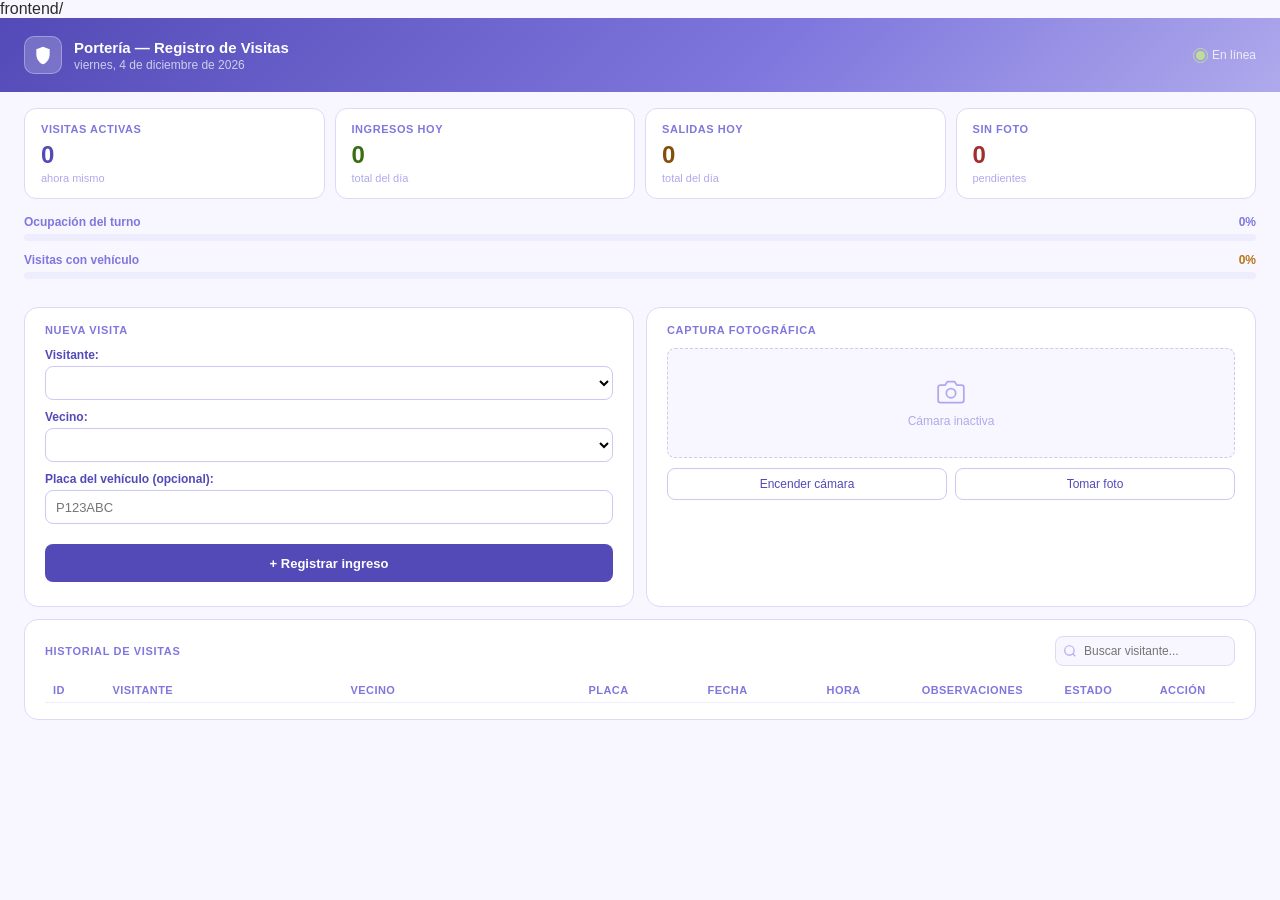
<file: index.html>
frontend/
<!DOCTYPE html>
<html lang="es">
<head>
    <meta charset="UTF-8">
    <title>Registro de Visitas</title>
    <!-- Edicion Mario -->
    <style>

        /*Reset */
        * { box-sizing: border-box; margin: 0; padding: 0; }

        /*Definicion de las animaciones antes de usarlas*/
        @keyframes fadeUp {
            from { opacity: 0; transform: translateY(16px); }
            to   { opacity: 1; transform: translateY(0); }
        }
        @keyframes pulse {
            0%, 100% { opacity: 1; }
            50%       { opacity: 0.35; }
        }
        @keyframes rowIn {
            from { opacity: 0; transform: translateX(18px); }
            to   { opacity: 1; transform: translateX(0); }
        }
        @keyframes ringPing {
            0%   { transform: scale(1);   opacity: 0.8; }
            100% { transform: scale(2.4); opacity: 0; }
        }
        @keyframes barGrow {
            from { width: 0; }
            to   { width: var(--w); }
        }

        /*Estilos generales de la pagina*/
        body {
            font-family: Arial, sans-serif;
            background: #F8F7FF;
            color: #2C2C2A;
        }

        /*Header con gradiente purpura*/
        .header {
            background: linear-gradient(135deg, #534AB7 0%, #7F77DD 60%, #AFA9EC 100%);
            padding: 18px 24px;
            display: flex;
            align-items: center;
            justify-content: space-between;
            animation: fadeUp .5s ease both;
        }
        .header-left {
            display: flex;
            align-items: center;
            gap: 12px;
        }
        .shield {
            width: 38px;
            height: 38px;
            background: rgba(255,255,255,.2);
            border-radius: 10px;
            display: flex;
            align-items: center;
            justify-content: center;
            border: 1px solid rgba(255,255,255,.3);
        }
        .shield svg {
            width: 20px;
            height: 20px;
            fill: white;
        }
        .site-name {
            color: white;
            font-size: 15px;
            font-weight: bold;
        }
        .site-sub {
            color: rgba(255,255,255,.7);
            font-size: 12px;
            margin-top: 2px;
        }

        /*Punto pulsante "en linea"*/
        .live {
            display: flex;
            align-items: center;
            gap: 7px;
        }
        .live-dot {
            width: 9px;
            height: 9px;
            border-radius: 50%;
            background: #C0DD97;
            position: relative;
            animation: pulse 1.8s infinite;
        }
        .live-ring {
            position: absolute;
            inset: -3px;
            border-radius: 50%;
            border: 1.5px solid #C0DD97;
            animation: ringPing 1.8s infinite;
        }
        .live-txt {
            color: rgba(255,255,255,.8);
            font-size: 12px;
        }

        /*Tarjetas de metricas*/
        .metrics {
            display: grid;
            grid-template-columns: repeat(4, 1fr);
            gap: 10px;
            padding: 16px 24px;
            animation: fadeUp .5s ease .1s both;
        }
        .metric {
            background: white;
            border-radius: 12px;
            padding: 14px 16px;
            border: .5px solid #DDD9F9;
        }
        .m-label {
            font-size: 11px;
            color: #7F77DD;
            text-transform: uppercase;
            letter-spacing: .05em;
            margin-bottom: 6px;
            font-weight: bold;
        }
        .m-val {
            font-size: 24px;
            font-weight: bold;
        }
        .mv-purple { color: #534AB7; }
        .mv-green  { color: #3B6D11; }
        .mv-amber  { color: #854F0B; }
        .mv-red    { color: #A32D2D; }
        .m-sub {
            font-size: 11px;
            color: #AFA9EC;
            margin-top: 3px;
        }

        /*La variable --w define hasta donde crece la barra*/
        .bar-seccion {
            padding: 0 24px 16px;
            animation: fadeUp .5s ease .2s both;
        }
        .bar-label {
            display: flex;
            justify-content: space-between;
            font-size: 12px;
            color: #7F77DD;
            margin-bottom: 5px;
            font-weight: bold;
        }
        .bar-track {
            height: 7px;
            background: #EEEDFE;
            border-radius: 4px;
            overflow: hidden;
            margin-bottom: 12px;
        }
        .bar-fill {
            height: 100%;
            border-radius: 4px;
            background: linear-gradient(90deg, #534AB7, #AFA9EC);
            animation: barGrow .9s cubic-bezier(.22,1,.36,1) both;
        }
        .bar-fill.amber {
            background: linear-gradient(90deg, #BA7517, #FAC775);
        }

        /*Grid de dos columnas para formulario y camara*/
        .grid2 {
            display: grid;
            grid-template-columns: 1fr 1fr;
            gap: 12px;
            padding: 0 24px 12px;
            animation: fadeUp .5s ease .3s both;
        }

        /*Clases de CSS para animacion y transiciones*/
        /*Dentro de esto usamos los frames que ya definimos*/
        .card {
            background: white;
            border: .5px solid #DDD9F9;
            border-radius: 14px;
            padding: 1rem 1.25rem;
        }
        .card-title {
            font-size: 11px;
            font-weight: bold;
            color: #7F77DD;
            text-transform: uppercase;
            letter-spacing: .06em;
            margin-bottom: 12px;
        }

        /*Campos del formulario*/
        .field { margin-bottom: 10px; }
        .field label {
            font-size: 12px;
            color: #534AB7;
            display: block;
            margin-bottom: 4px;
            font-weight: bold;
        }
        .field select,
        .field input[type="text"] {
            width: 100%;
            height: 34px;
            border: .5px solid #CCC9F4;
            border-radius: 8px;
            padding: 0 10px;
            font-size: 13px;
            background: white;
            outline: none;
            transition: border-color .2s, box-shadow .2s;
        }
        .field select:focus,
        .field input[type="text"]:focus {
            border-color: #534AB7;
            box-shadow: 0 0 0 3px rgba(83,74,183,.15);
        }

        /*Debemos colocar la transicion en el elemento base*/
        .btn-reg {
            width: 100%;
            height: 38px;
            background: #534AB7;
            color: white;
            border: none;
            border-radius: 8px;
            font-size: 13px;
            font-weight: bold;
            cursor: pointer;
            margin-top: 10px;
            transition: transform .15s, background .2s;
        }
        .btn-reg:hover  { background: #7F77DD; transform: translateY(-1px); }
        .btn-reg:active { transform: scale(.98); }

        /*Caja de vista previa de la camara*/
        .cam-box {
            background: #F8F7FF;
            border: .5px dashed #CCC9F4;
            border-radius: 8px;
            height: 110px;
            display: flex;
            flex-direction: column;
            align-items: center;
            justify-content: center;
            gap: 8px;
            margin-bottom: 10px;
            transition: border-color .2s;
        }
        .cam-box:hover { border-color: #534AB7; }
        .cam-box svg {
            width: 28px;
            height: 28px;
            stroke: #AFA9EC;
            fill: none;
            stroke-width: 1.5;
        }
        .cam-box span { font-size: 12px; color: #AFA9EC; }

        .btn-row { display: flex; gap: 8px; }
        .btn-sm {
            flex: 1;
            height: 32px;
            border: .5px solid #CCC9F4;
            border-radius: 8px;
            font-size: 12px;
            color: #534AB7;
            background: transparent;
            cursor: pointer;
            transition: background .2s, border-color .2s;
        }
        .btn-sm:hover { background: #EEEDFE; border-color: #534AB7; }

        /*Tarjeta del historial*/
        .hist-card {
            background: white;
            border: .5px solid #DDD9F9;
            border-radius: 14px;
            padding: 1rem 1.25rem;
            margin: 0 24px 24px;
            animation: fadeUp .5s ease .45s both;
        }
        .hist-head {
            display: flex;
            justify-content: space-between;
            align-items: center;
            margin-bottom: 12px;
        }
        .search-wrap { position: relative; width: 180px; }
        .search-wrap input {
            width: 100%;
            height: 30px;
            border: .5px solid #DDD9F9;
            border-radius: 8px;
            padding: 0 10px 0 28px;
            font-size: 12px;
            background: #F8F7FF;
            outline: none;
            transition: border-color .2s;
        }
        .search-wrap input:focus { border-color: #534AB7; }
        .search-ico {
            position: absolute;
            left: 8px;
            top: 50%;
            transform: translateY(-50%);
            width: 14px;
            height: 14px;
            stroke: #AFA9EC;
            fill: none;
            stroke-width: 2;
        }

        /*Tabla del historial*/
        table {
            width: 100%;
            border-collapse: collapse;
            table-layout: fixed;
        }
        th {
            font-size: 11px;
            color: #7F77DD;
            font-weight: bold;
            text-align: left;
            padding: 6px 8px;
            border-bottom: .5px solid #EEEDFE;
            text-transform: uppercase;
            letter-spacing: .04em;
        }
        td {
            font-size: 13px;
            padding: 10px 8px;
            border-bottom: .5px solid #F4F3FE;
            transition: background .2s;
        }
        tr:hover td { background: #F8F7FF; }

        /*Avatar con iniciales*/
        .av {
            width: 26px;
            height: 26px;
            border-radius: 50%;
            display: inline-flex;
            align-items: center;
            justify-content: center;
            font-size: 10px;
            font-weight: bold;
            margin-right: 6px;
            vertical-align: middle;
            background: #EEEDFE;
            color: #534AB7;
        }

        /*Badges de estado activa / finalizada*/
        .badge {
            display: inline-flex;
            align-items: center;
            gap: 4px;
            padding: 2px 8px;
            border-radius: 999px;
            font-size: 11px;
            font-weight: bold;
        }
        .badge-on  { background: #EAF3DE; color: #27500A; }
        .badge-off { background: #F4F3FE; color: #7F77DD; }
        .bdot {
            width: 6px;
            height: 6px;
            border-radius: 50%;
        }
        .bdot-on  { background: #639922; animation: pulse 2s infinite; }
        .bdot-off { background: #AFA9EC; }

        /*Boton de salida*/
        .btn-salida {
            padding: 3px 10px;
            background: transparent;
            border: .5px solid #A32D2D;
            border-radius: 6px;
            font-size: 11px;
            color: #A32D2D;
            cursor: pointer;
            transition: background .2s;
        }
        .btn-salida:hover { background: #FCEBEB; }

        .placa { font-family: monospace; font-size: 12px; }
        .muted  { color: #AFA9EC; font-size: 12px; }

        #mensaje {
            font-size: 13px;
            color: #3B6D11;
            margin-top: 8px;
        }

        video, canvas {
            display: block;
            margin: 10px 0;
            border-radius: 8px;
            border: .5px solid #DDD9F9;
        }

        /*Debemos colocar Toast oculto para que "show" lo muestre*/
        .toast {
            position: fixed;
            bottom: 24px;
            right: 24px;
            background: linear-gradient(90deg, #534AB7, #7F77DD);
            color: white;
            padding: 10px 18px;
            border-radius: 8px;
            font-size: 14px;
            opacity: 0;
            transform: translateY(10px);
            transition: opacity .3s, transform .3s;
            pointer-events: none;
        }
        .toast.show { opacity: 1; transform: translateY(0); }

    </style>
</head>
<body>

    <!--Aqui usamos las clases que ya definimos dentro de style-->

    <!-- Header con escudo y punto en linea -->
    <div class="header">
        <div class="header-left">
            <div class="shield">
                <svg viewBox="0 0 24 24"><path d="M12 2L4 5v6c0 5.5 3.5 10.7 8 12 4.5-1.3 8-6.5 8-12V5l-8-3z"/></svg>
            </div>
            <div>
                <div class="site-name">Portería — Registro de Visitas</div>
                <div class="site-sub" id="fecha-turno">Cargando turno...</div>
            </div>
        </div>
        <div class="live">
            <div class="live-dot"><div class="live-ring"></div></div>
            <span class="live-txt">En línea</span>
        </div>
    </div>

    <!-- Tarjetas de metricas -->
    <div class="metrics">
        <div class="metric">
            <div class="m-label">Visitas activas</div>
            <div class="m-val mv-purple" id="cnt-activas">0</div>
            <div class="m-sub">ahora mismo</div>
        </div>
        <div class="metric">
            <div class="m-label">Ingresos hoy</div>
            <div class="m-val mv-green" id="cnt-ingresos">0</div>
            <div class="m-sub">total del día</div>
        </div>
        <div class="metric">
            <div class="m-label">Salidas hoy</div>
            <div class="m-val mv-amber" id="cnt-salidas">0</div>
            <div class="m-sub">total del día</div>
        </div>
        <div class="metric">
            <div class="m-label">Sin foto</div>
            <div class="m-val mv-red" id="cnt-sinfoto">0</div>
            <div class="m-sub">pendientes</div>
        </div>
    </div>

    <!-- Barras de progreso animadas -->
    <!-- La variable --w define hasta donde crece la barra -->
    <div class="bar-seccion">
        <div class="bar-label"><span>Ocupación del turno</span><span id="pct-ocupacion">0%</span></div>
        <div class="bar-track"><div class="bar-fill" id="bar-ocupacion" style="--w:0%"></div></div>
        <div class="bar-label"><span>Visitas con vehículo</span><span id="pct-vehiculos" style="color:#BA7517">0%</span></div>
        <div class="bar-track"><div class="bar-fill amber" id="bar-vehiculos" style="--w:0%"></div></div>
    </div>

    <!-- Grid: formulario y camara lado a lado -->
    <div class="grid2">

        <!-- Card 1: formulario de registro -->
        <div class="card">
            <div class="card-title">Nueva visita</div>

            <div class="field">
                <label>Visitante:</label>
                <select id="visitante"></select>
            </div>
            <div class="field">
                <label>Vecino:</label>
                <select id="vecino"></select>
            </div>
            <div class="field">
                <label>Placa del vehículo (opcional):</label>
                <input type="text" id="placa" placeholder="P123ABC">
            </div>

            <button class="btn-reg" onclick="registrarVisita()">+ Registrar ingreso</button>
            <p id="mensaje"></p>
        </div>

        <!-- Card 2: camara -->
        <div class="card">
            <div class="card-title">Captura fotográfica</div>
            <div class="cam-box" id="cam-box">
                <svg viewBox="0 0 24 24"><path d="M23 19a2 2 0 01-2 2H3a2 2 0 01-2-2V8a2 2 0 012-2h4l2-3h6l2 3h4a2 2 0 012 2z"/><circle cx="12" cy="13" r="4"/></svg>
                <span id="cam-txt">Cámara inactiva</span>
            </div>
            <video id="video" width="100%" height="160" autoplay style="display:none"></video>
            <div class="btn-row">
                <button class="btn-sm" onclick="iniciarCamara()">Encender cámara</button>
                <button class="btn-sm" onclick="tomarFoto()">Tomar foto</button>
            </div>
            <canvas id="canvas" width="320" height="240" style="display:none"></canvas>
        </div>

    </div>

    <!-- Card 3: historial -->
    <div class="hist-card">
        <div class="hist-head">
            <div class="card-title" style="margin-bottom:0">Historial de visitas</div>
            <div class="search-wrap">
                <svg class="search-ico" viewBox="0 0 24 24"><circle cx="11" cy="11" r="8"/><path d="m21 21-4.35-4.35"/></svg>
                <input type="text" id="buscador" placeholder="Buscar visitante..." oninput="filtrarTabla()"/>
            </div>
        </div>
        <table>
            <thead>
                <tr>
                    <th style="width:5%">ID</th>
                    <th style="width:20%">Visitante</th>
                    <th style="width:20%">Vecino</th>
                    <th style="width:10%">Placa</th>
                    <th style="width:10%">Fecha</th>
                    <th style="width:8%">Hora</th>
                    <th style="width:12%">Observaciones</th>
                    <th style="width:8%">Estado</th>
                    <th style="width:7%">Acción</th>
                </tr>
            </thead>
            <tbody id="tablaVisitas"></tbody>
        </table>
    </div>

    <!--El toast existe en el HTML pero empieza invisible hasta que JS lo muestre-->
    <div id="toast" class="toast">Visita registrada correctamente</div>

<script>
    const API = "http://127.0.0.1:8000";

    let mapaVisitantes = {};
    let mapaVecinos = {};
    let mapaViviendasVecino = {};
    let imagenBase64 = "";
    let todasLasVisitas = [];

    // Mostrar fecha y turno en el header
    function mostrarFecha() {
        const ahora = new Date();
        const opciones = { weekday: 'long', year: 'numeric', month: 'long', day: 'numeric' };
        const fecha = ahora.toLocaleDateString('es-ES', opciones);
        document.getElementById('fecha-turno').textContent = fecha;
    }

    // Actualizar las metricas con animacion
    function actualizarMetricas(visitas) {
        const activas   = visitas.filter(v => v.estado_visita === 'activa').length;
        const total     = visitas.length;
        const salidas   = visitas.filter(v => v.estado_visita !== 'activa').length;
        const sinFoto   = visitas.filter(v => !v.foto).length;
        const conPlaca  = visitas.filter(v => v.placa).length;

        animarNumero('cnt-activas',  activas);
        animarNumero('cnt-ingresos', total);
        animarNumero('cnt-salidas',  salidas);
        animarNumero('cnt-sinfoto',  sinFoto);

        // Barras de progreso
        const pctOcup = total > 0 ? Math.round((activas / total) * 100) : 0;
        const pctVeh  = total > 0 ? Math.round((conPlaca / total) * 100) : 0;

        document.getElementById('pct-ocupacion').textContent = pctOcup + '%';
        document.getElementById('pct-vehiculos').textContent = pctVeh + '%';
        document.getElementById('bar-ocupacion').style.setProperty('--w', pctOcup + '%');
        document.getElementById('bar-vehiculos').style.setProperty('--w', pctVeh + '%');
    }

    // Animacion de numero que cambia con zoom
    function animarNumero(id, nuevoValor) {
        const el = document.getElementById(id);
        el.style.transition = 'transform .2s, opacity .2s';
        el.style.transform  = 'scale(1.3)';
        el.style.opacity    = '0.3';
        setTimeout(() => {
            el.textContent      = nuevoValor;
            el.style.transform  = 'scale(1)';
            el.style.opacity    = '1';
        }, 200); // espera 200ms para el efecto
    }

    // Cargar datos
    async function cargarVisitantes() {
        let res  = await fetch(API + "/visitantes");
        let data = await res.json();
        let select = document.getElementById("visitante");
        select.innerHTML = "";
        data.forEach(v => {
            mapaVisitantes[v.id_visitante] = v.nombres + " " + v.apellidos;
            let option = document.createElement("option");
            option.value       = v.id_visitante;
            option.textContent = v.nombres + " " + v.apellidos;
            select.appendChild(option);
        });
    }

    async function cargarVecinos() {
        let res  = await fetch(API + "/vecinos");
        let data = await res.json();
        let select = document.getElementById("vecino");
        select.innerHTML = "";
        data.forEach(v => {
            mapaVecinos[v.id_vecino]          = v.nombres + " " + v.apellidos;
            mapaViviendasVecino[v.id_vecino]  = v.id_vivienda;
            let option = document.createElement("option");
            option.value       = v.id_vecino;
            option.textContent = v.nombres + " " + v.apellidos;
            select.appendChild(option);
        });
    }

    async function cargarVisitas() {
        let res  = await fetch(API + "/visitas");
        let data = await res.json();
        todasLasVisitas = data;
        actualizarMetricas(data);
        renderTabla(data);
    }

    // Dibuja las filas con animacion escalonada rowIn
    function renderTabla(data) {
        const tbody = document.getElementById('tablaVisitas'); // declaramos donde insertar filas
        tbody.innerHTML = "";
        data.forEach((v, indice) => {
            const nombreVisitante = mapaVisitantes[v.id_visitante] || '';
            const iniciales = nombreVisitante.split(' ').map(n => n[0]).join('').toUpperCase().slice(0, 2);

            const fila = document.createElement('tr');
            fila.style.animation      = 'rowIn .4s ease both';
            fila.style.animationDelay = (indice * 0.08) + 's'; // escalonado
            fila.innerHTML = `
                <td class="muted">${v.id_visita}</td>
                <td><span class="av">${iniciales}</span>${nombreVisitante}</td>
                <td class="muted">${mapaVecinos[v.id_vecino] || ''}</td>
                <td class="${v.placa ? 'placa' : 'muted'}">${v.placa || '—'}</td>
                <td class="muted">${v.fecha_ingreso}</td>
                <td class="muted">${v.hora_ingreso}</td>
                <td class="muted">${v.observaciones || ''}</td>
                <td>
                    <span class="badge ${v.estado_visita === 'activa' ? 'badge-on' : 'badge-off'}">
                        <span class="bdot ${v.estado_visita === 'activa' ? 'bdot-on' : 'bdot-off'}"></span>
                        ${v.estado_visita === 'activa' ? 'Activa' : 'Finalizada'}
                    </span>
                </td>
                <td>
                    ${v.estado_visita === 'activa'
                        ? `<button class="btn-salida" onclick="registrarSalida(${v.id_visita})">Salida</button>`
                        : '<span class="muted">—</span>'}
                </td>
            `;
            tbody.appendChild(fila);
        });
    }

    // Filtrar tabla con el buscador
    function filtrarTabla() {
        const q = document.getElementById('buscador').value.toLowerCase();
        const filtradas = todasLasVisitas.filter(v => {
            const nombre = (mapaVisitantes[v.id_visitante] || '').toLowerCase();
            const vecino = (mapaVecinos[v.id_vecino] || '').toLowerCase();
            return nombre.includes(q) || vecino.includes(q);
        });
        renderTabla(filtradas);
    }

    async function registrarVisita() {
        let visitante = document.getElementById("visitante").value;
        let vecino    = document.getElementById("vecino").value;
        let vivienda  = mapaViviendasVecino[vecino];
        let placa     = document.getElementById("placa").value;

        let res = await fetch(API + "/visitas", {
            method: "POST",
            headers: {"Content-Type": "application/json"},
            body: JSON.stringify({
                id_visitante:      parseInt(visitante),
                id_vecino:         parseInt(vecino),
                id_vivienda:       parseInt(vivienda),
                id_usuario_agente: 1,
                tipo_ingreso:      "normal",
                observaciones:     "Registrado desde web",
                foto:              imagenBase64,
                placa:             placa
            })
        });

        let data = await res.json();
        document.getElementById("mensaje").textContent = data.mensaje;

        // Toast: se agrega aqui, despues de recibir respuesta
        const toast = document.getElementById('toast');
        toast.classList.add('show'); // hace visible el toast
        setTimeout(() => { toast.classList.remove('show'); }, 2500); // lo oculta 2.5s despues

        document.getElementById("placa").value = "";
        imagenBase64 = "";
        cargarVisitas();
    }

    async function registrarSalida(id) {
        await fetch(API + "/visitas/" + id + "/salida", { method: "PUT" });
        cargarVisitas();
    }

    async function iniciarCamara() {
        let stream = await navigator.mediaDevices.getUserMedia({ video: true });
        const video  = document.getElementById("video");
        const camBox = document.getElementById("cam-box");
        video.srcObject = stream;
        video.style.display = "block";
        camBox.style.display = "none";
        document.getElementById("cam-txt").textContent = "Cámara activa";
    }

    function tomarFoto() {
        let video  = document.getElementById("video");
        let canvas = document.getElementById("canvas");
        let ctx    = canvas.getContext("2d");
        ctx.drawImage(video, 0, 0, 320, 240);
        imagenBase64 = canvas.toDataURL("image/png");
        document.getElementById("cam-txt").textContent = "Foto capturada";
    }

    async function iniciar() {
        mostrarFecha();
        await cargarVisitantes();
        await cargarVecinos();
        await cargarVisitas();
    }

    iniciar();
</script>

</body>
</html>
</file>
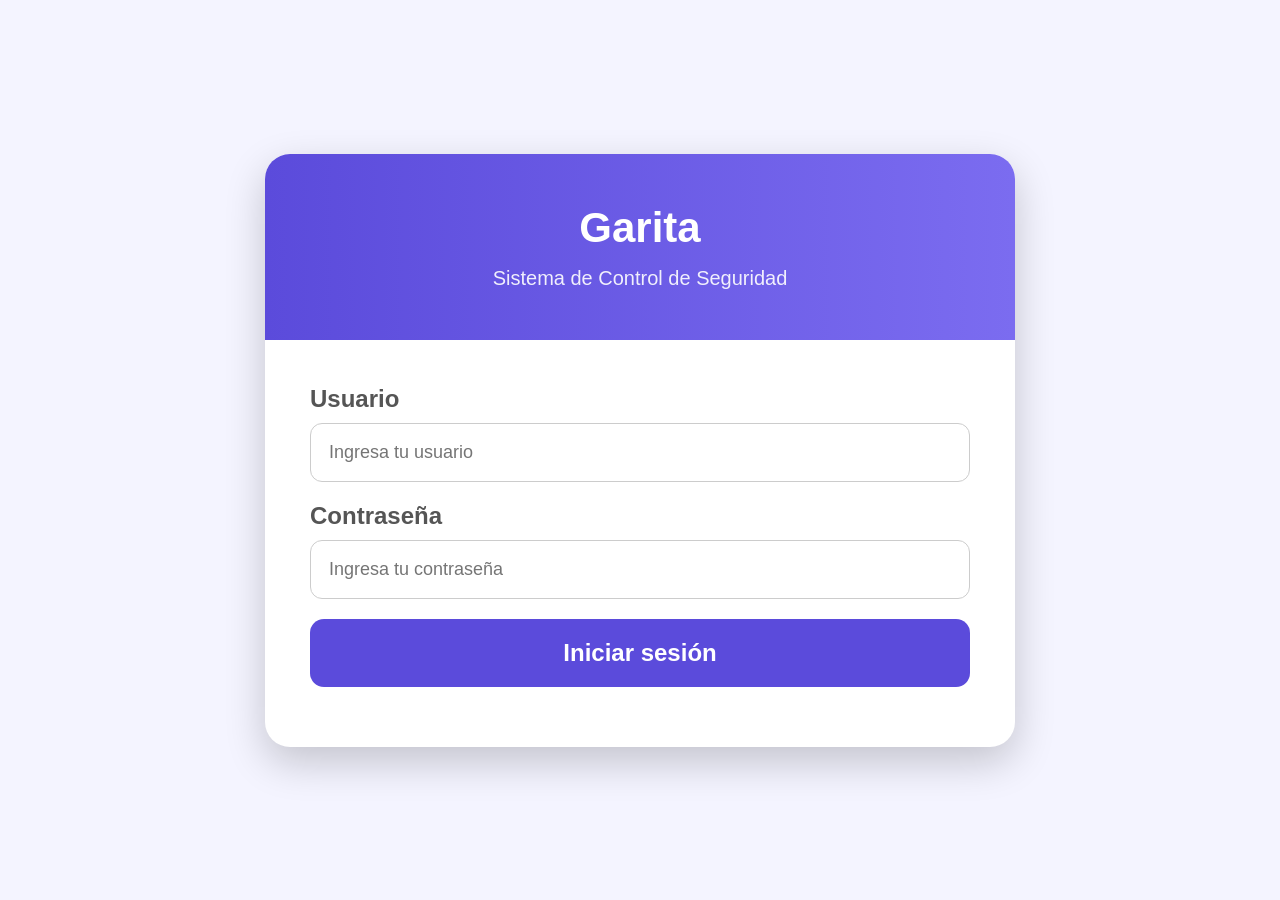
<file: frontend/admin_vecinos.html>
<!DOCTYPE html>
<html lang="es">

<head>
    <!-- Configuración básica de la página -->
    <meta charset="UTF-8">
    <title>Admin Vecinos</title>

    <!-- Archivo de estilos -->
    <link rel="stylesheet" href="css/admin_vecinos.css">
</head>

<body>

    <!-- Contenedor principal -->
    <main class="contenedor">

        <!-- Encabezado del panel -->
        <header class="encabezado">
            <h1>Panel Administrativo - Vecinos</h1>

            <!-- Botón para regresar al inicio -->
            <a href="index.html" class="btn-volver">
                Volver
            </a>
        </header>

        <!-- Sección de búsqueda y botón nuevo -->
        <section class="acciones">

            <!-- Buscador de vecinos -->
            <input
                type="text"
                id="buscarVecino"
                placeholder="Buscar vecino..."
            >

            <!-- Botón para abrir modal de nuevo vecino -->
            <button
                type="button"
                class="btn-nuevo"
                onclick="abrirModalNuevo()"
            >
                + Nuevo vecino
            </button>

        </section>

        <!-- Contenedor de la tabla -->
        <section class="tabla-contenedor">

            <!-- Tabla donde se muestran los vecinos -->
            <table>
                <thead>
                    <tr>
                        <th>ID</th>
                        <th>Nombre</th>
                        <th>Vivienda</th>
                        <th>Codigo</th>
                        <th>Telefono</th>
                        <th>Correo</th>
                        <th>Estado</th>
                        <th>Acciones</th>
                    </tr>
                </thead>

                <!-- Aquí se cargan los vecinos desde JavaScript -->
                <tbody id="tablaVecinos"></tbody>
            </table>

        </section>

    </main>

    <!-- Modal para editar vecino -->
    <div id="modalEditar" class="modal">

        <div class="modal-contenido">

            <h2>Editar vecino</h2>

            <!-- Formulario para editar vecino -->
            <form id="formEditarVecino">

                <!-- ID oculto del vecino -->
                <input type="hidden" id="editIdVecino">

                <!-- Selección de vivienda -->
                <label>Vivienda</label>
                <select id="editIdVivienda" required>
                    <option value="" disabled selected>Seleccione una vivienda</option>
                </select>

                <!-- Datos del vecino -->
                <label>Nombres</label>
                <input type="text" id="editNombres" required>

                <label>Apellidos</label>
                <input type="text" id="editApellidos" required>

                <label>DPI</label>
                <input type="text" id="editDpi">

                <label>Telefono</label>
                <input type="text" id="editTelefono">

                <label>Correo</label>
                <input type="email" id="editCorreo" required>

                <!-- Estado del vecino -->
                <label>Estado</label>
                <select id="editEstado">
                    <option value="true">Activo</option>
                    <option value="false">Inactivo</option>
                </select>

                <!-- Botones del modal -->
                <div class="modal-botones">

                    <button type="submit" class="btn-guardar">
                        Guardar
                    </button>

                    <button type="button" class="btn-cancelar" onclick="cerrarModalEditar()">
                        Cancelar
                    </button>

                </div>

            </form>

        </div>

    </div>

    <!-- Modal para crear nuevo vecino -->
    <div id="modalNuevo" class="modal">

        <div class="modal-contenido">

            <h2>Nuevo vecino</h2>

            <!-- Formulario para registrar vecino -->
            <form id="formNuevoVecino">

                <!-- Selección de vivienda -->
                <label>Vivienda</label>
                <select id="nuevoIdVivienda" required>
                    <option value="" disabled selected>Seleccione una vivienda</option>
                </select>

                <!-- Datos del nuevo vecino -->
                <label>Nombres</label>
                <input type="text" id="nuevoNombres" required>

                <label>Apellidos</label>
                <input type="text" id="nuevoApellidos" required>

                <label>DPI</label>
                <input type="text" id="nuevoDpi">

                <label>Telefono</label>
                <input type="text" id="nuevoTelefono">

                <label>Correo</label>
                <input type="email" id="nuevoCorreo" required>

                <!-- Botones del modal -->
                <div class="modal-botones">

                    <button type="submit" class="btn-guardar">
                        Guardar
                    </button>

                    <button type="button" class="btn-cancelar" onclick="cerrarModalNuevo()">
                        Cancelar
                    </button>

                </div>

            </form>

        </div>

    </div>

    <script src="js/config.js"></script>
    <script src="js/auth.js"></script>
    <script>
        validarRol(["Administrador"]);
    </script>    
    <script src="js/admin_vecinos.js"></script>
</body>
</html>
</file>
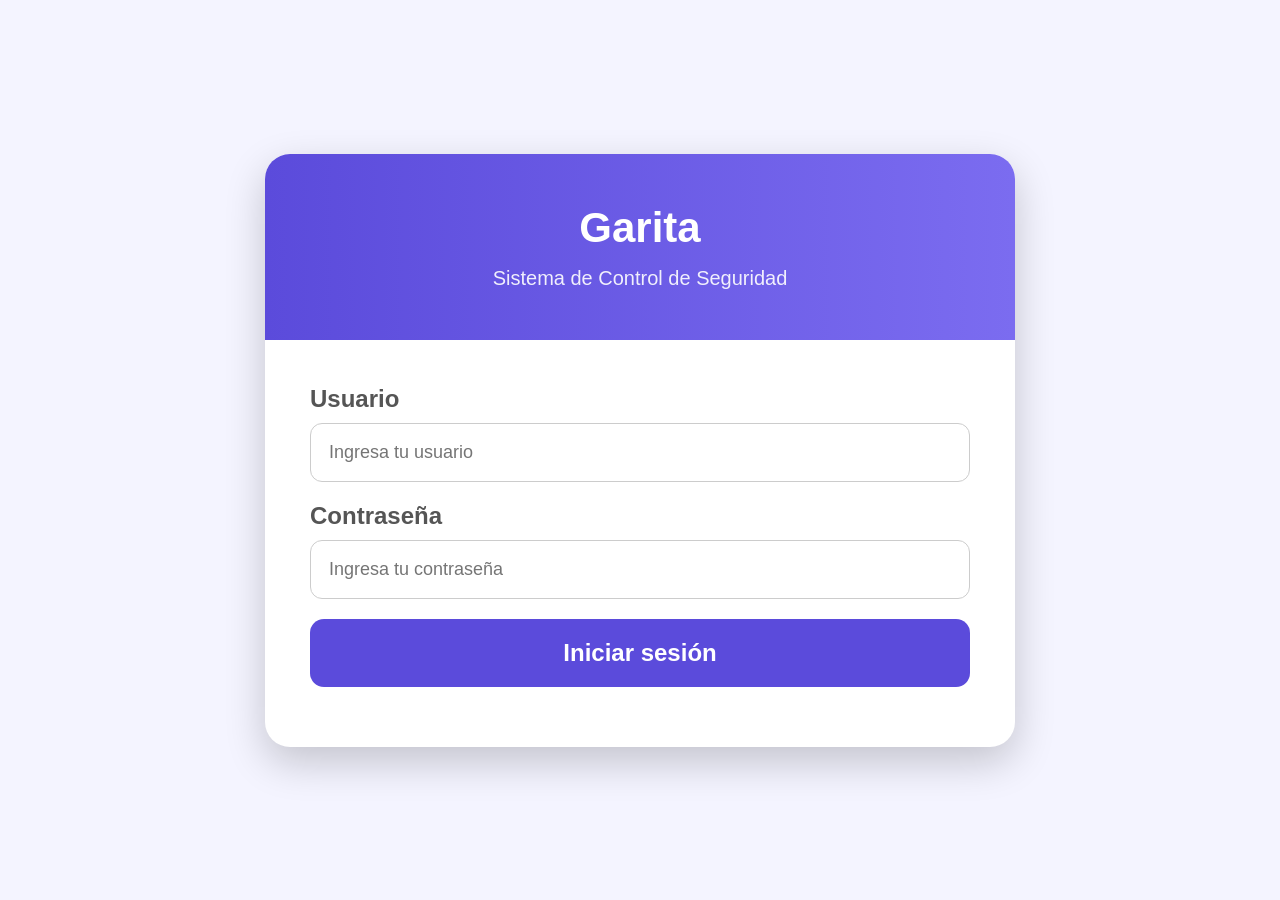
<file: frontend/admin_visitantes.html>
<!DOCTYPE html>
<html lang="es">

<head>
    <!-- configuracion -->
    <meta charset="UTF-8">

    <meta name="viewport" content="width=device-width, initial-scale=1.0">

    <title>Admin Visitantes</title>

    <!-- estilos -->
    <link rel="stylesheet" href="css/admin_visitantes.css">
</head>

<body>

    <!-- contenedor -->
    <main class="contenedor">

        <!-- encabezado -->
        <header class="encabezado">

            <h1>Panel Administrativo - Visitantes</h1>

            <a href="index.html" class="btn-volver">
                Volver
            </a>

        </header>

        <!-- acciones -->
        <section class="acciones">

            <input
                type="text"
                id="buscarVisitante"
                placeholder="Buscar visitante..."
            >

            <button
                type="button"
                class="btn-nuevo"
                onclick="abrirModalNuevo()"
            >
                + Nuevo visitante
            </button>

        </section>

        <!-- tabla -->
        <section class="tabla-contenedor">

            <table>

                <thead>
                    <tr>
                        <th>ID</th>
                        <th>Nombres</th>
                        <th>Apellidos</th>
                        <th>DPI/Licencia</th>
                        <th>Acciones</th>
                    </tr>
                </thead>

                <tbody id="tablaVisitantes">
                </tbody>

            </table>

        </section>

    </main>

    <!-- modal editar -->
    <div id="modalEditar" class="modal">

        <div class="modal-contenido">

            <h2>Editar visitante</h2>

            <form id="formEditarVisitante">

                <input type="hidden" id="editIdVisitante">

                <label for="editNombres">Nombres</label>
                <input type="text" id="editNombres" required>

                <label for="editApellidos">Apellidos</label>
                <input type="text" id="editApellidos" required>

                <label for="editDpiLicencia">DPI o licencia</label>
                <input
                    type="text"
                    id="editDpiLicencia"
                    placeholder="Ejemplo: 1234567890101"
                >

                <div class="modal-botones">

                    <button type="submit" class="btn-guardar">
                        Guardar
                    </button>

                    <button type="button" class="btn-cancelar" onclick="cerrarModalEditar()">
                        Cancelar
                    </button>

                </div>

            </form>

        </div>

    </div>

    <!-- modal nuevo -->
    <div id="modalNuevo" class="modal">

        <div class="modal-contenido">

            <h2>Nuevo visitante</h2>

            <form id="formNuevoVisitante">

                <label for="nuevoNombres">Nombres</label>
                <input type="text" id="nuevoNombres" required>

                <label for="nuevoApellidos">Apellidos</label>
                <input type="text" id="nuevoApellidos" required>

                <label for="nuevoDpiLicencia">DPI o licencia</label>
                <input
                    type="text"
                    id="nuevoDpiLicencia"
                    placeholder="Ejemplo: 1234567890101"
                >

                <div class="modal-botones">

                    <button type="submit" class="btn-guardar">
                        Guardar
                    </button>

                    <button type="button" class="btn-cancelar" onclick="cerrarModalNuevo()">
                        Cancelar
                    </button>

                </div>

            </form>

        </div>

    </div>

    <!-- js -->
    <script src="js/config.js"></script>
    <script src="js/auth.js"></script>

    <script>
        validarRol(["Administrador"]);
    </script>

    <script src="js/admin_visitantes.js"></script>

</body>

</html>
</file>
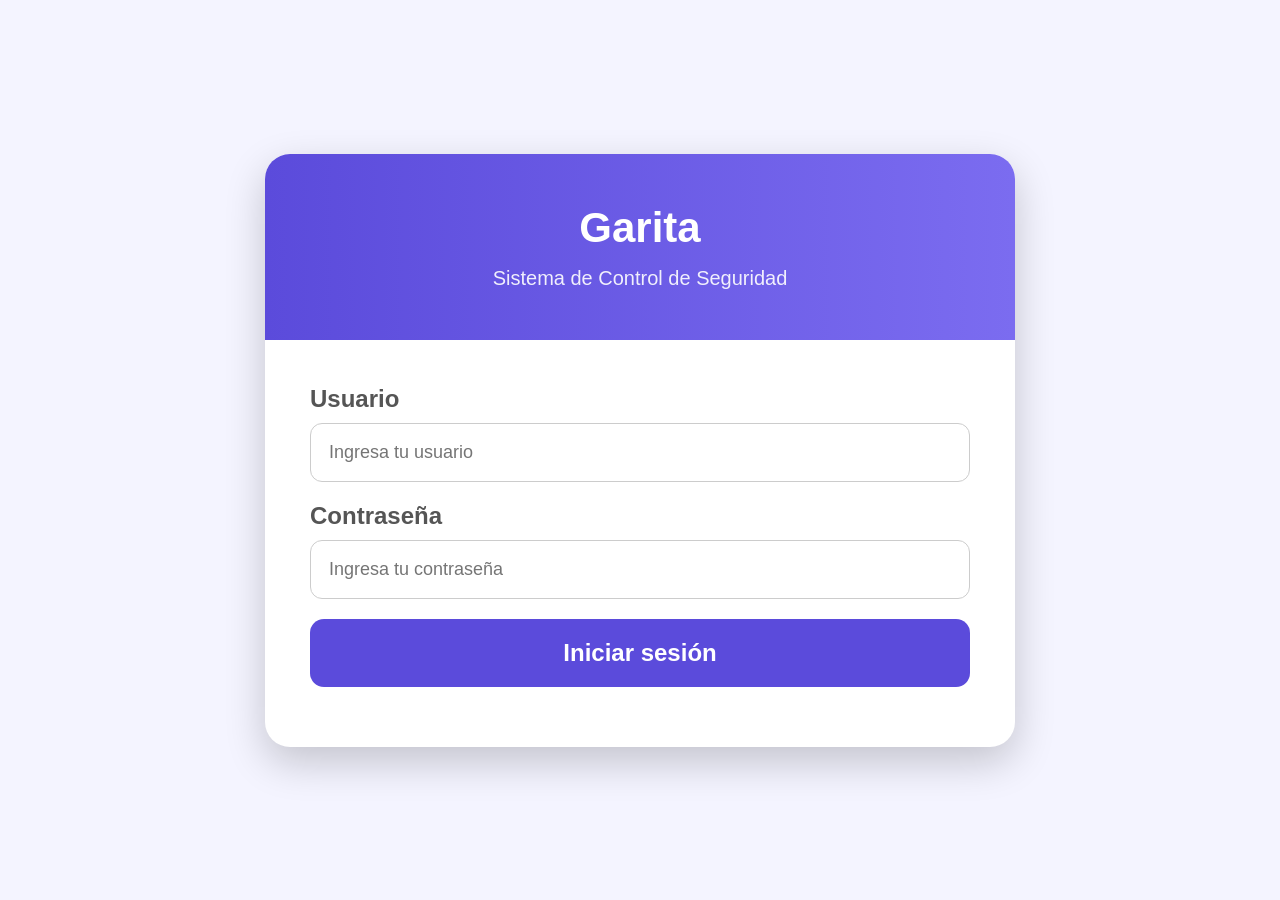
<file: frontend/admin_viviendas.html>
<!-- Panel administrativo para CRUD de viviendas -->
<!DOCTYPE html>
<html lang="es">

<head>
    <meta charset="UTF-8">

    <meta name="viewport" content="width=device-width, initial-scale=1.0">

    <title>Admin Viviendas - Garita</title>

    <link rel="stylesheet" href="css/admin_viviendas.css">
</head>

<body>

    <main class="contenedor">

        <section class="encabezado">

            <div>
                <h1>Administración de Viviendas</h1>
                <p>Gestión de casas, sectores y referencias del residencial.</p>
            </div>

            <div class="acciones-header">

                <a href="index.html" class="btn-volver">
                    Volver
                </a>

                <button id="btnNuevaVivienda" class="btn btn-primario">
                    + Nueva vivienda
                </button>

            </div>

        </section>

        <section class="barra-superior">

            <input
                type="text"
                id="txtBuscar"
                placeholder="Buscar por número, sector o referencia..."
                autocomplete="off"
            >

        </section>

        <section class="tabla-contenedor">

            <table>

                <thead>
                    <tr>
                        <th>ID</th>
                        <th>Número vivienda</th>
                        <th>Sector</th>
                        <th>Referencia</th>
                        <th>Estado</th>
                        <th>Fecha registro</th>
                        <th>Acciones</th>
                    </tr>
                </thead>

                <tbody id="tablaViviendas">
                    <!-- Aqui se cargan las viviendas con JavaScript -->
                </tbody>

            </table>

        </section>

    </main>

    <!-- Modal crear / editar vivienda -->
    <div id="modalVivienda" class="modal oculto">

        <div class="modal-contenido">

            <div class="modal-header">

                <h2 id="tituloModal">Nueva vivienda</h2>

                <button id="btnCerrarModal" class="btn-cerrar">
                    ×
                </button>

            </div>

            <form id="formVivienda">

                <input type="hidden" id="id_vivienda">

                <div class="grupo-form">
                    <label for="numero_vivienda">Número de vivienda</label>

                    <input
                        type="text"
                        id="numero_vivienda"
                        placeholder="Ejemplo: Casa 1, A-101, Lote 5"
                        required
                    >
                </div>

                <div class="grupo-form">
                    <label for="sector">Sector</label>

                    <input
                        type="text"
                        id="sector"
                        placeholder="Ejemplo: Sector A"
                    >
                </div>

                <div class="grupo-form">
                    <label for="direccion_referencia">Dirección o referencia</label>

                    <textarea
                        id="direccion_referencia"
                        rows="3"
                        placeholder="Ejemplo: Frente al parque, cerca de la entrada..."
                    ></textarea>
                </div>

                <div class="grupo-form grupo-estado" id="grupoEstado">

                    <label for="estado">Estado</label>

                    <select id="estado">
                        <option value="true">Activa</option>
                        <option value="false">Inactiva</option>
                    </select>

                </div>

                <div class="acciones-modal">

                    <button type="button" id="btnCancelar" class="btn btn-secundario">
                        Cancelar
                    </button>

                    <button type="submit" class="btn btn-primario">
                        Guardar
                    </button>

                </div>

            </form>

        </div>

    </div>

    <script src="js/config.js"></script>
    <script src="js/auth.js"></script>
    <script>
        validarRol(["Administrador"]);
    </script>
    <script src="js/admin_viviendas.js"></script>
</body>

</html>
</file>
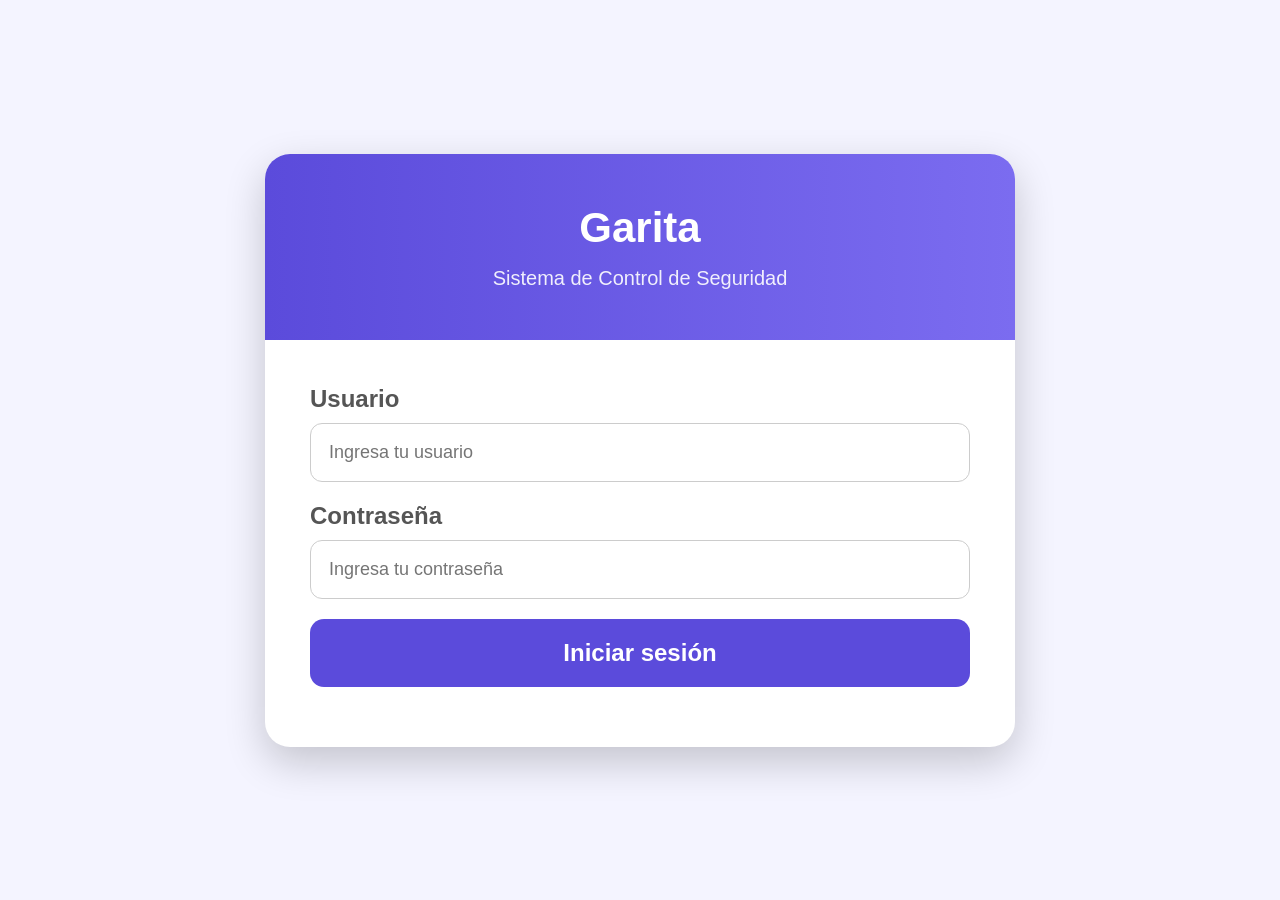
<file: frontend/login.html>
<!-- Pantalla de inicio de sesión
     conectada al backend FastAPI
-->

<!DOCTYPE html>
<html lang="es">

<head>

    <!-- CONFIGURACION GENERAL -->
    <meta charset="UTF-8">

    <meta name="viewport"
          content="width=device-width, initial-scale=1.0">

    <!-- TITULO -->
    <title>Login - Garita</title>

    <!-- ESTILOS CSS -->
    <link rel="stylesheet"
          href="css/login.css">

</head>

<body>

    <!-- CONTENEDOR PRINCIPAL -->
    <div class="login-container">

        <!-- CABECERA -->
        <div class="login-header">

            <h1>Garita</h1>

            <p>
                Sistema de Control de Seguridad
            </p>

        </div>

        <!-- CUERPO DEL LOGIN -->
        <div class="login-body">

            <!-- FORMULARIO -->
            <form id="loginForm">

                <!-- USUARIO -->
                <div class="input-group">

                    <label>Usuario</label>

                    <input
                        type="text"
                        id="usuario"
                        placeholder="Ingresa tu usuario"
                        required
                    >

                </div>
                <!-- CONTRASEÑA -->

                <div class="input-group">

                    <label>Contraseña</label>

                    <input
                        type="password"
                        id="contrasena"
                        placeholder="Ingresa tu contraseña"
                        required
                    >

                </div>

                <!-- BOTON LOGIN -->

                <button
                    type="submit"
                    class="btn-login"
                >
                    Iniciar sesión
                </button>

                <!-- MENSAJE -->
                <div
                    class="mensaje"
                    id="mensaje"
                ></div>

            </form>

        </div>

    </div>

    <!-- JAVASCRIPT -->
    <script src="js/config.js"></script>
    <script src="js/login.js"></script>

</body>

</html>
</file>
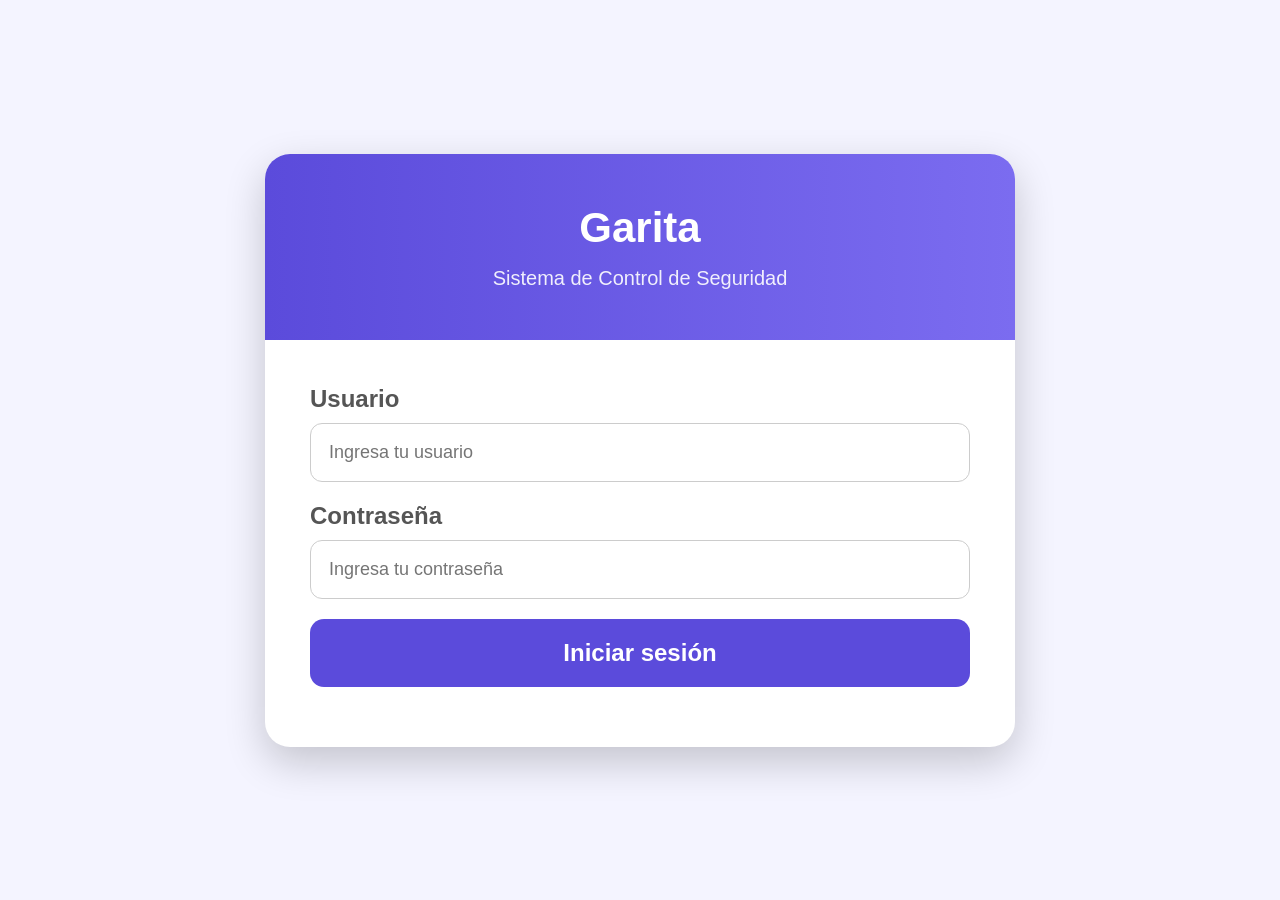
<file: frontend/vecino_panel.html>
<!--Panel visual exclusivo para el rol Vecino.
    Permite ver información personal, vivienda, código único,
    generar prerregistros con QR, consultar historial, autorizar visitas,
    cambiar contraseña y consultar placas.-->

    <!DOCTYPE html>
    <html lang="es">
    
    <head>
        <meta charset="UTF-8">
    
        <meta name="viewport" content="width=device-width, initial-scale=1.0">
    
        <title>Panel Vecino - Garita de Seguridad</title>
    
        <link rel="stylesheet" href="css/vecino_panel.css">
    </head>
    
    <body>
    
        <!-- CONTENEDOR GENERAL -->
        <div class="contenedor">
    
            <!-- ENCABEZADO -->
            <header class="encabezado">
                <div>
                    <h1>Panel del Vecino</h1>
                    <p>Bienvenido al sistema de Garita de Seguridad</p>
                </div>
    
                <button id="btnCerrarSesion" class="btn-cerrar">
                    Cerrar sesión
                </button>
            </header>
    
            <!-- MENSAJES -->
            <div id="mensajeSistema" class="mensaje oculto"></div>
    
            <!-- TARJETAS DE INFORMACION -->
            <section class="grid-tarjetas">
    
                <!-- INFORMACION PERSONAL -->
                <div class="tarjeta">
                    <h2>Mi información</h2>
    
                    <p>
                        <strong>Nombre:</strong>
                        <span id="vecinoNombre">Cargando...</span>
                    </p>
    
                    <p>
                        <strong>Correo:</strong>
                        <span id="vecinoCorreo">Cargando...</span>
                    </p>
    
                    <p>
                        <strong>Teléfono:</strong>
                        <span id="vecinoTelefono">Cargando...</span>
                    </p>
                </div>
    
                <!-- CODIGO UNICO -->
                <div class="tarjeta">
                    <h2>Código único</h2>
    
                    <div class="codigo-box">
                        <span id="vecinoCodigo">Cargando...</span>
                    </div>
    
                    <p class="texto-ayuda">
                        Este código identifica al vecino dentro del residencial.
                    </p>
                </div>
    
                <!-- VIVIENDA -->
                <div class="tarjeta">
                    <h2>Mi vivienda</h2>
    
                    <p>
                        <strong>No. vivienda:</strong>
                        <span id="viviendaNumero">Cargando...</span>
                    </p>
    
                    <p>
                        <strong>Sector:</strong>
                        <span id="viviendaSector">Cargando...</span>
                    </p>
    
                    <p>
                        <strong>Estado:</strong>
                        <span id="viviendaEstado">Cargando...</span>
                    </p>
                </div>
    
            </section>
    
            <!-- SECCION PRERREGISTRO -->
            <section class="panel-seccion">
    
                <div class="titulo-seccion">
                    <h2>Generar prerregistro de visita</h2>
                    <p>Registra una visita para generar su código QR de ingreso.</p>
                </div>
    
                <form id="formPrerregistro" class="formulario">
    
                    <div class="grupo-form">
                        <label for="nombreVisitante">Nombre del visitante</label>
                        <input type="text" id="nombreVisitante" placeholder="Ej: Carlos López" required>
                    </div>
    
                    <div class="grupo-form">
                        <label for="dpiVisitante">DPI del visitante</label>
                        <input type="text" id="dpiVisitante" placeholder="Ej: 1234567890101">
                    </div>
    
                    <div class="grupo-form">
                        <label for="placaVisitante">Placa del vehículo</label>
                        <input type="text" id="placaVisitante" placeholder="Ej: P123ABC">
                    </div>
    
                    <div class="grupo-form">
                        <label for="motivoVisita">Motivo de visita</label>
                        <input type="text" id="motivoVisita" placeholder="Ej: Visita familiar" required>
                    </div>
    
                    <button type="submit" class="btn-principal">
                        Generar prerregistro
                    </button>
    
                </form>
    
                <!-- RESULTADO QR -->
                <div id="resultadoQR" class="resultado-qr oculto">
    
                    <h3>Prerregistro generado</h3>
    
                    <p>
                        <strong>Código:</strong>
                        <span id="codigoQRGenerado">---</span>
                    </p>
    
                    <div id="contenedorImagenQR" class="qr-box">
                        <!-- Aqui se mostrara el QR si el backend devuelve imagen -->
                    </div>
    
                </div>
    
            </section>
    
            <!-- VISITAS PENDIENTES DE AUTORIZACION -->
            <section class="panel-seccion">
    
                <div class="titulo-seccion fila">
                    <div>
                        <h2>Visitas pendientes de autorización</h2>
                        <p>Autoriza o rechaza visitas registradas desde garita.</p>
                    </div>
    
                    <button id="btnActualizarPendientes" class="btn-secundario">
                        Actualizar
                    </button>
                </div>
    
                <div id="contenedorVisitasPendientes">
                    <p>Cargando visitas pendientes...</p>
                </div>
    
            </section>
    
            <!-- HISTORIAL DE VISITAS -->
            <section class="panel-seccion">
    
                <div class="titulo-seccion fila">
                    <div>
                        <h2>Historial de visitas</h2>
                        <p>Visitas registradas para tu vivienda.</p>
                    </div>
    
                    <button id="btnActualizarHistorial" class="btn-secundario">
                        Actualizar
                    </button>
                </div>
    
                <div class="tabla-contenedor">
                    <table>
                        <thead>
                            <tr>
                                <th>Visitante</th>
                                <th>Placa</th>
                                <th>Motivo</th>
                                <th>Estado</th>
                                <th>Autorización vecino</th>
                                <th>Fecha</th>
                            </tr>
                        </thead>
    
                        <tbody id="tablaHistorial">
                            <tr>
                                <td colspan="6">Cargando historial...</td>
                            </tr>
                        </tbody>
                    </table>
                </div>
    
            </section>
    
            <!-- CAMBIAR CONTRASENA -->
            <section class="panel-seccion">
    
                <div class="titulo-seccion">
                    <h2>Cambiar contraseña</h2>
                    <p>Actualiza tu contraseña temporal por una contraseña personal.</p>
                </div>
    
                <form id="formCambiarContrasena" class="formulario">
    
                    <div class="grupo-form">
                        <label for="contrasenaActual">Contraseña actual</label>
                        <input
                            type="password"
                            id="contrasenaActual"
                            placeholder="Ingresa tu contraseña actual"
                            required
                        >
                    </div>
    
                    <div class="grupo-form">
                        <label for="nuevaContrasena">Nueva contraseña</label>
                        <input
                            type="password"
                            id="nuevaContrasena"
                            placeholder="Mínimo 6 caracteres"
                            required
                        >
                    </div>
    
                    <div class="grupo-form">
                        <label for="confirmarContrasena">Confirmar nueva contraseña</label>
                        <input
                            type="password"
                            id="confirmarContrasena"
                            placeholder="Repite la nueva contraseña"
                            required
                        >
                    </div>
    
                    <button type="submit" class="btn-principal">
                        Cambiar contraseña
                    </button>
    
                </form>
    
            </section>
    
            <!-- CONSULTA DE PLACAS -->
            <section class="panel-seccion">
    
                <div class="titulo-seccion">
                    <h2>Consultar placa</h2>
                    <p>Consulta si una placa tiene relación con visitas o registros.</p>
                </div>
    
                <form id="formConsultarPlaca" class="formulario formulario-placa">
    
                    <div class="grupo-form">
                        <label for="placaConsulta">Número de placa</label>
                        <input type="text" id="placaConsulta" placeholder="Ej: P123ABC" required>
                    </div>
    
                    <button type="submit" class="btn-principal">
                        Consultar placa
                    </button>
    
                </form>
    
                <div id="resultadoPlaca" class="resultado-consulta oculto">
                    <!-- Resultado de consulta -->
                </div>
    
            </section>
    
        </div>
    
        <script src="js/vecino_panel.js"></script>
    
    </body>
    
    </html>
</file>
<file: frontend/css/admin_vecinos.css>
/* Estilos para administrar vecinos */

/* Reset general */
* {
    margin: 0;
    padding: 0;
    box-sizing: border-box;
}

/* Fondo principal */
body {
    font-family: Arial, Helvetica, sans-serif;
    background: #F8F7FF;
    color: #2C2C2A;
    min-height: 100vh;
}

/* Contenedor principal */
.contenedor {
    width: 95%;
    margin: auto;
    padding-top: 30px;
}

/* Encabezado */
.encabezado {
    display: flex;
    justify-content: space-between;
    align-items: center;
    margin-bottom: 25px;
}

/* Titulo */
.encabezado h1 {
    color: #534AB7;
    font-size: 34px;
}

/* Boton volver */
.btn-volver {
    text-decoration: none;
    background: #534AB7;
    color: white;
    padding: 12px 22px;
    border-radius: 12px;
    font-weight: bold;
    transition: 0.2s ease;
}

/* Hover boton volver */
.btn-volver:hover {
    background: #7F77DD;
}

/* Acciones superiores */
.acciones {
    display: flex;
    gap: 10px;
    margin-bottom: 20px;
}

/* Buscador */
#buscarVecino {
    flex: 1;
    padding: 13px;
    border-radius: 12px;
    border: 1px solid #CCC9F4;
    font-size: 15px;
    outline: none;
    background: white;
    color: #2C2C2A;
}

/* Buscador activo */
#buscarVecino:focus {
    border-color: #534AB7;
    box-shadow: 0 0 0 3px rgba(83, 74, 183, 0.15);
}

/* Boton nuevo */
.btn-nuevo {
    background: #534AB7;
    color: white;
    border: none;
    border-radius: 12px;
    padding: 12px 20px;
    cursor: pointer;
    font-weight: bold;
    transition: 0.2s ease;
}

/* Hover boton nuevo */
.btn-nuevo:hover {
    background: #7F77DD;
}

/* Contenedor de tabla */
.tabla-contenedor {
    background: white;
    border-radius: 14px;
    overflow-x: auto;
    border: 1px solid #DDD9F9;
    box-shadow: 0 10px 25px rgba(91, 75, 219, 0.08);
}

/* Tabla */
table {
    width: 100%;
    min-width: 900px;
    border-collapse: collapse;
}

/* Encabezado de tabla */
thead {
    background: #1e293b;
    color: white;
}

/* Celdas */
th,
td {
    padding: 14px;
    text-align: left;
    border-bottom: 1px solid #F4F3FE;
}

/* Hover fila */
tbody tr:hover {
    background: #F8F7FF;
}

/* Botones de tabla */
td button {
    border: none;
    padding: 7px 12px;
    border-radius: 9px;
    cursor: pointer;
    font-weight: bold;
    margin-right: 5px;
    transition: 0.2s ease;
}

/* Boton editar */
td button:first-child {
    background: #F59E0B;
    color: #111827;
}

/* Hover editar */
td button:first-child:hover {
    background: #D97706;
}

/* Boton activar o desactivar */
td button:last-child {
    background: #534AB7;
    color: white;
}

/* Hover activar o desactivar */
td button:last-child:hover {
    background: #7F77DD;
}

/* Fondo del modal */
.modal {
    display: none;
    position: fixed;
    inset: 0;
    background: rgba(17, 24, 39, 0.55);
    justify-content: center;
    align-items: center;
    z-index: 999;
}

/* Caja del modal */
.modal-contenido {
    background: white;
    width: 500px;
    max-width: 90%;
    max-height: 85vh;
    overflow-y: auto;
    border-radius: 16px;
    padding: 25px;
    border: 1px solid #DDD9F9;
    box-shadow: 0 25px 50px rgba(91, 75, 219, 0.20);
}

/* Titulo del modal */
.modal-contenido h2 {
    margin-bottom: 20px;
    color: #534AB7;
}

/* Labels */
.modal-contenido label {
    display: block;
    margin-top: 12px;
    margin-bottom: 6px;
    font-weight: bold;
    color: #534AB7;
}

/* Inputs y selects */
.modal-contenido input,
.modal-contenido select {
    width: 100%;
    padding: 12px;
    border: 1px solid #CCC9F4;
    border-radius: 10px;
    font-size: 15px;
    outline: none;
    background: white;
    color: #2C2C2A;
}

/* Inputs activos */
.modal-contenido input:focus,
.modal-contenido select:focus {
    border-color: #534AB7;
    box-shadow: 0 0 0 3px rgba(83, 74, 183, 0.15);
}

/* Botones del modal */
.modal-botones {
    display: flex;
    gap: 10px;
    margin-top: 20px;
}

/* Boton guardar */
.btn-guardar {
    flex: 1;
    background: #534AB7;
    color: white;
    border: none;
    padding: 12px;
    border-radius: 10px;
    cursor: pointer;
    font-weight: bold;
    transition: 0.2s ease;
}

/* Hover guardar */
.btn-guardar:hover {
    background: #7F77DD;
}

/* Boton cancelar */
.btn-cancelar {
    flex: 1;
    background: #EEEDFE;
    color: #534AB7;
    border: none;
    padding: 12px;
    border-radius: 10px;
    cursor: pointer;
    font-weight: bold;
    transition: 0.2s ease;
}

/* Hover cancelar */
.btn-cancelar:hover {
    background: #DDD9F9;
}

/* Ajuste para celular */
@media (max-width: 700px) {
    .encabezado {
        flex-direction: column;
        align-items: stretch;
        gap: 15px;
    }

    .encabezado h1 {
        font-size: 28px;
    }

    .btn-volver {
        text-align: center;
    }

    .acciones {
        flex-direction: column;
    }

    .btn-nuevo {
        width: 100%;
    }

    .modal-botones {
        flex-direction: column;
    }
}
</file>
<file: frontend/css/admin_visitantes.css>
/* Estilos para administrar visitantes */

/* Reset general */
* {
    margin: 0;
    padding: 0;
    box-sizing: border-box;
}

/* Fondo principal */
body {
    font-family: Arial, Helvetica, sans-serif;
    background: #F8F7FF;
    color: #2C2C2A;
    min-height: 100vh;
}

/* Contenedor principal */
.contenedor {
    width: 95%;
    margin: auto;
    padding-top: 30px;
}

/* Encabezado */
.encabezado {
    display: flex;
    justify-content: space-between;
    align-items: center;
    margin-bottom: 25px;
}

/* Titulo */
.encabezado h1 {
    color: #534AB7;
    font-size: 34px;
}

/* Boton volver */
.btn-volver {
    text-decoration: none;
    background: #534AB7;
    color: white;
    padding: 12px 22px;
    border-radius: 12px;
    font-weight: bold;
    transition: 0.2s ease;
}

/* Hover boton volver */
.btn-volver:hover {
    background: #7F77DD;
}

/* Acciones superiores */
.acciones {
    display: flex;
    gap: 10px;
    margin-bottom: 20px;
}

/* Buscador */
#buscarVisitante {
    flex: 1;
    padding: 13px;
    border-radius: 12px;
    border: 1px solid #CCC9F4;
    font-size: 15px;
    outline: none;
    background: white;
    color: #2C2C2A;
}

/* Buscador activo */
#buscarVisitante:focus {
    border-color: #534AB7;
    box-shadow: 0 0 0 3px rgba(83, 74, 183, 0.15);
}

/* Boton nuevo */
.btn-nuevo {
    background: #534AB7;
    color: white;
    border: none;
    border-radius: 12px;
    padding: 12px 20px;
    cursor: pointer;
    font-weight: bold;
    transition: 0.2s ease;
}

/* Hover boton nuevo */
.btn-nuevo:hover {
    background: #7F77DD;
}

/* Contenedor de tabla */
.tabla-contenedor {
    background: white;
    border-radius: 14px;
    overflow: hidden;
    border: 1px solid #DDD9F9;
    box-shadow: 0 10px 25px rgba(91, 75, 219, 0.08);
}

/* Tabla */
table {
    width: 100%;
    border-collapse: collapse;
}

/* Encabezado de tabla */
thead {
    background: #1e293b;
    color: white;
}

/* Celdas */
th,
td {
    padding: 15px;
    text-align: left;
    border-bottom: 1px solid #F4F3FE;
}

/* Hover fila */
tbody tr:hover {
    background: #F8F7FF;
}

/* Botones de tabla */
td button {
    border: none;
    padding: 8px 14px;
    border-radius: 9px;
    cursor: pointer;
    font-weight: bold;
    background: #F59E0B;
    color: #111827;
    min-width: 75px;
    transition: 0.2s ease;
}

/* Hover botones de tabla */
td button:hover {
    background: #D97706;
}

/* Fondo del modal */
.modal {
    display: none;
    position: fixed;
    inset: 0;
    background: rgba(17, 24, 39, 0.55);
    justify-content: center;
    align-items: center;
    z-index: 999;
}

/* Caja del modal */
.modal-contenido {
    background: white;
    width: 500px;
    max-width: 90%;
    max-height: 85vh;
    overflow-y: auto;
    border-radius: 16px;
    padding: 25px;
    border: 1px solid #DDD9F9;
    box-shadow: 0 25px 50px rgba(91, 75, 219, 0.20);
}

/* Titulo del modal */
.modal-contenido h2 {
    margin-bottom: 20px;
    color: #534AB7;
}

/* Labels */
.modal-contenido label {
    display: block;
    margin-top: 12px;
    margin-bottom: 6px;
    font-weight: bold;
    color: #534AB7;
}

/* Inputs */
.modal-contenido input {
    width: 100%;
    padding: 12px;
    border: 1px solid #CCC9F4;
    border-radius: 10px;
    font-size: 15px;
    outline: none;
    background: white;
    color: #2C2C2A;
}

/* Inputs activos */
.modal-contenido input:focus {
    border-color: #534AB7;
    box-shadow: 0 0 0 3px rgba(83, 74, 183, 0.15);
}

/* Botones del modal */
.modal-botones {
    display: flex;
    gap: 10px;
    margin-top: 20px;
}

/* Boton guardar */
.btn-guardar {
    flex: 1;
    background: #534AB7;
    color: white;
    border: none;
    padding: 12px;
    border-radius: 10px;
    cursor: pointer;
    font-weight: bold;
    transition: 0.2s ease;
}

/* Hover guardar */
.btn-guardar:hover {
    background: #7F77DD;
}

/* Boton cancelar */
.btn-cancelar {
    flex: 1;
    background: #EEEDFE;
    color: #534AB7;
    border: none;
    padding: 12px;
    border-radius: 10px;
    cursor: pointer;
    font-weight: bold;
    transition: 0.2s ease;
}

/* Hover cancelar */
.btn-cancelar:hover {
    background: #DDD9F9;
}

/* Ajuste para celular */
@media (max-width: 700px) {
    .encabezado {
        flex-direction: column;
        align-items: stretch;
        gap: 15px;
    }

    .encabezado h1 {
        font-size: 28px;
    }

    .btn-volver {
        text-align: center;
    }

    .acciones {
        flex-direction: column;
    }

    .btn-nuevo {
        width: 100%;
    }

    .modal-botones {
        flex-direction: column;
    }
}
/* Ajuste para columna DPI/Licencia */
.dpi-licencia {
    font-family: monospace;
    color: #374151;
    font-weight: 600;
}

/* Permitir desplazamiento horizontal si la tabla crece */
.tabla-contenedor {
    overflow-x: auto;
}

table {
    min-width: 720px;
}
</file>
<file: frontend/css/admin_viviendas.css>
/* Estilos para administracion de viviendas */

/* Reset general */
* {
    margin: 0;
    padding: 0;
    box-sizing: border-box;
}

/* Fondo principal */
body {
    font-family: Arial, Helvetica, sans-serif;
    background: #F8F7FF;
    color: #2C2C2A;
    min-height: 100vh;
}

/* Contenedor principal */
.contenedor {
    width: 95%;
    max-width: 1300px;
    margin: 30px auto;
}

/* Encabezado */
.encabezado {
    display: flex;
    justify-content: space-between;
    align-items: center;
    gap: 15px;

    margin-bottom: 25px;
    padding: 25px;

    background: #ffffff;
    border: 1px solid #DDD9F9;
    border-radius: 16px;

    box-shadow: 0 10px 25px rgba(91, 75, 219, 0.08);
}

/* Titulo del encabezado */
.encabezado h1 {
    font-size: 30px;
    margin-bottom: 8px;
    color: #534AB7;
}

/* Texto del encabezado */
.encabezado p {
    color: #64748b;
}

/* Botones del encabezado */
.acciones-header {
    display: flex;
    align-items: center;
    gap: 12px;
}

/* Boton volver */
.btn-volver {
    display: inline-flex;
    justify-content: center;
    align-items: center;

    text-decoration: none;

    background: #ffffff;
    color: #534AB7;

    border: 1px solid #CCC9F4;
    padding: 12px 18px;
    border-radius: 12px;

    font-weight: bold;
    font-size: 14px;

    transition: 0.2s ease;
}

/* Hover boton volver */
.btn-volver:hover {
    background: #EEEDFE;
}

/* Barra de busqueda */
.barra-superior {
    margin-bottom: 20px;
}

/* Input de busqueda */
.barra-superior input {
    width: 100%;
    padding: 14px 16px;

    border-radius: 12px;
    border: 1px solid #CCC9F4;

    outline: none;
    font-size: 15px;

    background: #ffffff;
    color: #2C2C2A;
}

/* Input activo */
.barra-superior input:focus {
    border-color: #534AB7;
    box-shadow: 0 0 0 3px rgba(83, 74, 183, 0.15);
}

/* Contenedor de tabla */
.tabla-contenedor {
    overflow-x: auto;

    background: #ffffff;

    border-radius: 16px;
    border: 1px solid #DDD9F9;

    box-shadow: 0 10px 25px rgba(91, 75, 219, 0.08);
}

/* Tabla */
table {
    width: 100%;
    border-collapse: collapse;
    min-width: 950px;
}

/* Encabezado de tabla */
thead {
    background: #1e293b;
}

/* Titulos de tabla */
th {
    padding: 14px;
    text-align: left;

    color: #ffffff;
    font-size: 14px;

    border-bottom: 1px solid #DDD9F9;
}

/* Celdas */
td {
    padding: 13px 14px;

    border-bottom: 1px solid #F4F3FE;

    color: #2C2C2A;
    font-size: 14px;
}

/* Hover de fila */
tbody tr:hover {
    background: #F8F7FF;
}

/* Sin datos */
.sin-datos {
    text-align: center;
    padding: 30px;
    color: #AFA9EC;
}

/* Badge base */
.badge {
    padding: 6px 12px;
    border-radius: 999px;

    font-size: 13px;
    font-weight: bold;
}

/* Estado activo */
.estado-activo {
    background: #EAF3DE;
    color: #27500A;
    border: 1px solid #C0DD97;
}

/* Estado inactivo */
.estado-inactivo {
    background: #FCEBEB;
    color: #A32D2D;
    border: 1px solid #F4B4B4;
}

/* Botones generales */
.btn {
    border: none;

    padding: 12px 18px;
    border-radius: 12px;

    cursor: pointer;

    font-weight: bold;
    transition: 0.2s ease;
}

/* Boton principal */
.btn-primario {
    background: #534AB7;
    color: #ffffff;
}

/* Hover boton principal */
.btn-primario:hover {
    background: #7F77DD;
}

/* Boton secundario */
.btn-secundario {
    background: #EEEDFE;
    color: #534AB7;
}

/* Hover boton secundario */
.btn-secundario:hover {
    background: #DDD9F9;
}

/* Acciones en tabla */
.acciones {
    display: flex;
    gap: 8px;
    flex-wrap: wrap;
}

/* Botones de tabla */
.btn-tabla {
    border: none;

    padding: 8px 11px;
    border-radius: 10px;

    cursor: pointer;

    font-size: 13px;
    font-weight: bold;

    transition: 0.2s ease;
}

/* Boton editar */
.btn-editar {
    background: #F59E0B;
    color: #111827;
}

/* Hover editar */
.btn-editar:hover {
    background: #D97706;
}

/* Boton desactivar */
.btn-desactivar {
    background: #EF4444;
    color: #ffffff;
}

/* Hover desactivar */
.btn-desactivar:hover {
    background: #DC2626;
}

/* Boton activar */
.btn-activar {
    background: #22C55E;
    color: #052E16;
}

/* Hover activar */
.btn-activar:hover {
    background: #16A34A;
}

/* Fondo del modal */
.modal {
    position: fixed;
    inset: 0;

    background: rgba(17, 24, 39, 0.55);

    display: flex;
    justify-content: center;
    align-items: center;

    padding: 20px;
}

/* Ocultar modal */
.oculto {
    display: none;
}

/* Caja del modal */
.modal-contenido {
    width: 100%;
    max-width: 520px;

    background: #ffffff;

    border: 1px solid #DDD9F9;
    border-radius: 18px;

    padding: 24px;

    box-shadow: 0 25px 50px rgba(91, 75, 219, 0.20);
}

/* Header del modal */
.modal-header {
    display: flex;
    justify-content: space-between;
    align-items: center;

    margin-bottom: 20px;
}

/* Titulo del modal */
.modal-header h2 {
    color: #534AB7;
}

/* Boton cerrar modal */
.btn-cerrar {
    border: none;
    background: transparent;

    color: #534AB7;

    font-size: 28px;

    cursor: pointer;
}

/* Hover cerrar modal */
.btn-cerrar:hover {
    color: #EF4444;
}

/* Grupo de formulario */
.grupo-form {
    margin-bottom: 16px;
}

/* Labels */
.grupo-form label {
    display: block;

    margin-bottom: 7px;

    color: #534AB7;
    font-weight: bold;
}

/* Inputs, textarea y select */
.grupo-form input,
.grupo-form textarea,
.grupo-form select {
    width: 100%;

    padding: 12px 13px;

    border-radius: 10px;
    border: 1px solid #CCC9F4;

    outline: none;

    background: #ffffff;
    color: #2C2C2A;

    font-size: 14px;
}

/* Textarea */
.grupo-form textarea {
    resize: vertical;
}

/* Campos activos */
.grupo-form input:focus,
.grupo-form textarea:focus,
.grupo-form select:focus {
    border-color: #534AB7;
    box-shadow: 0 0 0 3px rgba(83, 74, 183, 0.15);
}

/* Acciones del modal */
.acciones-modal {
    display: flex;
    justify-content: flex-end;
    gap: 10px;

    margin-top: 22px;
}

/* Ajuste para celular */
@media (max-width: 700px) {
    .encabezado {
        flex-direction: column;
        align-items: stretch;
    }

    .encabezado h1 {
        font-size: 24px;
    }

    .acciones-header {
        flex-direction: column;
        align-items: stretch;
    }

    .btn {
        width: 100%;
    }

    .btn-volver {
        width: 100%;
    }

    .acciones-modal {
        flex-direction: column;
    }
}
</file>
<file: frontend/css/login.css>
/* Estilos del login */

/* Reset general */
* {
  margin: 0;
  padding: 0;
  box-sizing: border-box;
  font-family: Arial, Helvetica, sans-serif;
}

/* Fondo de la pagina */
body {
  background: #f4f4ff;
  min-height: 100vh;
  width: 100%;
  display: flex;
  justify-content: center;
  align-items: center;
  padding: 20px;
}

/* Contenedor principal */
.login-container {
  width: 100%;
  max-width: 750px;
  background: white;
  border-radius: 25px;
  overflow: hidden;
  box-shadow: 0px 15px 40px rgba(0, 0, 0, 0.20);
}

/* Encabezado superior */
.login-header {
  background: linear-gradient(90deg, #5b4bdb, #7b6cf0);
  color: white;
  padding: 50px;
  text-align: center;
}

/* Titulo */
.login-header h1 {
  font-size: 42px;
  margin-bottom: 15px;
}

/* Subtitulo */
.login-header p {
  font-size: 20px;
  opacity: 0.9;
}

/* Cuerpo del login */
.login-body {
  padding: 45px;
}

/* Grupo de input */
.input-group {
  margin-bottom: 20px;
}

/* Etiquetas */
.input-group label {
  display: block;
  margin-bottom: 10px;
  color: #555;
  font-weight: bold;
  font-size: 24px;
}

/* Inputs */
.input-group input {
  width: 100%;
  padding: 18px;
  border-radius: 12px;
  border: 1px solid #ccc;
  outline: none;
  transition: 0.3s;
  font-size: 18px;
}

/* Input activo */
.input-group input:focus {
  border-color: #5b4bdb;
}

/* Boton login */
.btn-login {
  width: 100%;
  padding: 20px;
  border: none;
  border-radius: 14px;
  background: #5b4bdb;
  color: white;
  font-size: 24px;
  font-weight: bold;
  cursor: pointer;
  transition: 0.3s;
}

/* Hover boton login */
.btn-login:hover {
  background: #4938d1;
}

/* Mensajes */
.mensaje {
  margin-top: 15px;
  text-align: center;
  font-weight: bold;
}

/* Ajuste para celulares */
@media (max-width: 600px) {
  .login-header {
      padding: 35px 25px;
  }

  .login-header h1 {
      font-size: 34px;
  }

  .login-header p {
      font-size: 17px;
  }

  .login-body {
      padding: 30px 25px;
  }

  .input-group label {
      font-size: 19px;
  }

  .input-group input {
      padding: 15px;
      font-size: 16px;
  }

  .btn-login {
      padding: 17px;
      font-size: 20px;
  }
}
</file>
<file: frontend/css/vecino_panel.css>
/* DESCRIPCION:
   Estilos del panel visual del Vecino.
*/

/* RESET BASICO */
* {
    box-sizing: border-box;
}

/* CUERPO */
body {
    margin: 0;
    padding: 0;
    font-family: Arial, Helvetica, sans-serif;
    background: #f4f6f9;
    color: #1f2937;
}

/* CONTENEDOR GENERAL */
.contenedor {
    width: 95%;
    max-width: 1200px;
    margin: auto;
    padding: 30px 0;
}

/* ENCABEZADO */
.encabezado {
    background: #111827;
    color: white;
    padding: 25px;
    border-radius: 14px;
    display: flex;
    justify-content: space-between;
    align-items: center;
    margin-bottom: 25px;
}

.encabezado h1 {
    margin: 0;
    font-size: 30px;
}

.encabezado p {
    margin: 8px 0 0 0;
    color: #d1d5db;
}

/* BOTON CERRAR SESION */
.btn-cerrar {
    background: #dc2626;
    color: white;
    border: none;
    padding: 11px 18px;
    border-radius: 8px;
    cursor: pointer;
    font-weight: bold;
}

.btn-cerrar:hover {
    background: #b91c1c;
}

/* MENSAJES */
.mensaje {
    padding: 14px 18px;
    border-radius: 10px;
    margin-bottom: 20px;
    font-weight: bold;
}

.mensaje.exito {
    background: #dcfce7;
    color: #166534;
    border: 1px solid #86efac;
}

.mensaje.error {
    background: #fee2e2;
    color: #991b1b;
    border: 1px solid #fca5a5;
}

.mensaje.info {
    background: #dbeafe;
    color: #1e40af;
    border: 1px solid #93c5fd;
}

.oculto {
    display: none;
}

/* TARJETAS */
.grid-tarjetas {
    display: grid;
    grid-template-columns: repeat(3, 1fr);
    gap: 18px;
    margin-bottom: 25px;
}

.tarjeta {
    background: white;
    padding: 22px;
    border-radius: 14px;
    box-shadow: 0 4px 10px rgba(0, 0, 0, 0.08);
    border-left: 5px solid #2563eb;
}

.tarjeta h2 {
    margin-top: 0;
    color: #111827;
    font-size: 22px;
}

.tarjeta p {
    margin: 12px 0;
    color: #374151;
}

/* CODIGO UNICO */
.codigo-box {
    background: #eff6ff;
    color: #1d4ed8;
    border: 2px dashed #2563eb;
    padding: 16px;
    border-radius: 12px;
    text-align: center;
    font-size: 24px;
    font-weight: bold;
    letter-spacing: 1px;
}

.texto-ayuda {
    font-size: 14px;
    color: #6b7280;
}

/* SECCIONES */
.panel-seccion {
    background: white;
    padding: 24px;
    border-radius: 14px;
    margin-bottom: 25px;
    box-shadow: 0 4px 10px rgba(0, 0, 0, 0.08);
}

.titulo-seccion {
    margin-bottom: 18px;
}

.titulo-seccion h2 {
    margin: 0;
    color: #111827;
    font-size: 24px;
}

.titulo-seccion p {
    margin: 8px 0 0 0;
    color: #6b7280;
}

.fila {
    display: flex;
    justify-content: space-between;
    align-items: center;
}

/* FORMULARIOS */
.formulario {
    display: grid;
    grid-template-columns: repeat(2, 1fr);
    gap: 18px;
}

.formulario-placa {
    grid-template-columns: 1fr auto;
    align-items: end;
}

.grupo-form {
    display: flex;
    flex-direction: column;
}

.grupo-form label {
    font-weight: bold;
    margin-bottom: 7px;
    color: #374151;
}

.grupo-form input {
    padding: 12px;
    border: 1px solid #d1d5db;
    border-radius: 8px;
    outline: none;
    font-size: 15px;
}

.grupo-form input:focus {
    border-color: #2563eb;
}

/* BOTONES */
.btn-principal {
    background: #2563eb;
    color: white;
    border: none;
    padding: 12px 18px;
    border-radius: 8px;
    cursor: pointer;
    font-weight: bold;
    height: 45px;
}

.btn-principal:hover {
    background: #1d4ed8;
}

.btn-secundario {
    background: #374151;
    color: white;
    border: none;
    padding: 11px 16px;
    border-radius: 8px;
    cursor: pointer;
    font-weight: bold;
}

.btn-secundario:hover {
    background: #1f2937;
}

/* RESULTADO QR */
.resultado-qr {
    margin-top: 25px;
    background: #f9fafb;
    padding: 20px;
    border-radius: 12px;
    border: 1px solid #e5e7eb;
}

.resultado-qr h3 {
    margin-top: 0;
}

.qr-box {
    margin-top: 15px;
    text-align: center;
}

.qr-box img {
    max-width: 220px;
    border: 1px solid #d1d5db;
    padding: 10px;
    border-radius: 10px;
    background: white;
}

/* TABLA */
.tabla-contenedor {
    width: 100%;
    overflow-x: auto;
}

table {
    width: 100%;
    border-collapse: collapse;
}

thead {
    background: #111827;
    color: white;
}

th,
td {
    padding: 13px;
    border-bottom: 1px solid #e5e7eb;
    text-align: left;
}

tbody tr:hover {
    background: #f9fafb;
}

/* ESTADOS */
.estado {
    padding: 6px 10px;
    border-radius: 20px;
    font-size: 13px;
    font-weight: bold;
}

.estado.autorizado {
    background: #dcfce7;
    color: #166534;
}

.estado.pendiente {
    background: #fef9c3;
    color: #854d0e;
}

.estado.denegado {
    background: #fee2e2;
    color: #991b1b;
}

.estado.finalizado {
    background: #e0e7ff;
    color: #3730a3;
}

/* RESULTADO CONSULTA */
.resultado-consulta {
    margin-top: 20px;
    padding: 18px;
    border-radius: 12px;
    background: #f9fafb;
    border: 1px solid #e5e7eb;
}

.resultado-consulta h3 {
    margin-top: 0;
}

/* RESPONSIVE */
@media (max-width: 900px) {

    .grid-tarjetas {
        grid-template-columns: 1fr;
    }

    .formulario {
        grid-template-columns: 1fr;
    }

    .formulario-placa {
        grid-template-columns: 1fr;
    }

    .encabezado {
        flex-direction: column;
        align-items: flex-start;
        gap: 15px;
    }

    .fila {
        flex-direction: column;
        align-items: flex-start;
        gap: 15px;
    }
}
.tarjeta-visita-pendiente {
    background: #ffffff;
    border-left: 5px solid #f59e0b;
    padding: 15px;
    margin-bottom: 15px;
    border-radius: 8px;
    box-shadow: 0 2px 8px rgba(0, 0, 0, 0.08);
}

.tarjeta-visita-pendiente h3 {
    margin-top: 0;
    color: #1f2937;
}

.acciones-pendiente {
    margin-top: 12px;
}

.btn-autorizar {
    background: #16a34a;
    color: white;
    border: none;
    padding: 10px 14px;
    border-radius: 6px;
    cursor: pointer;
    margin-right: 8px;
    font-weight: bold;
}

.btn-autorizar:hover {
    background: #15803d;
}

.btn-rechazar {
    background: #dc2626;
    color: white;
    border: none;
    padding: 10px 14px;
    border-radius: 6px;
    cursor: pointer;
    font-weight: bold;
}

.btn-rechazar:hover {
    background: #b91c1c;
}
</file>
